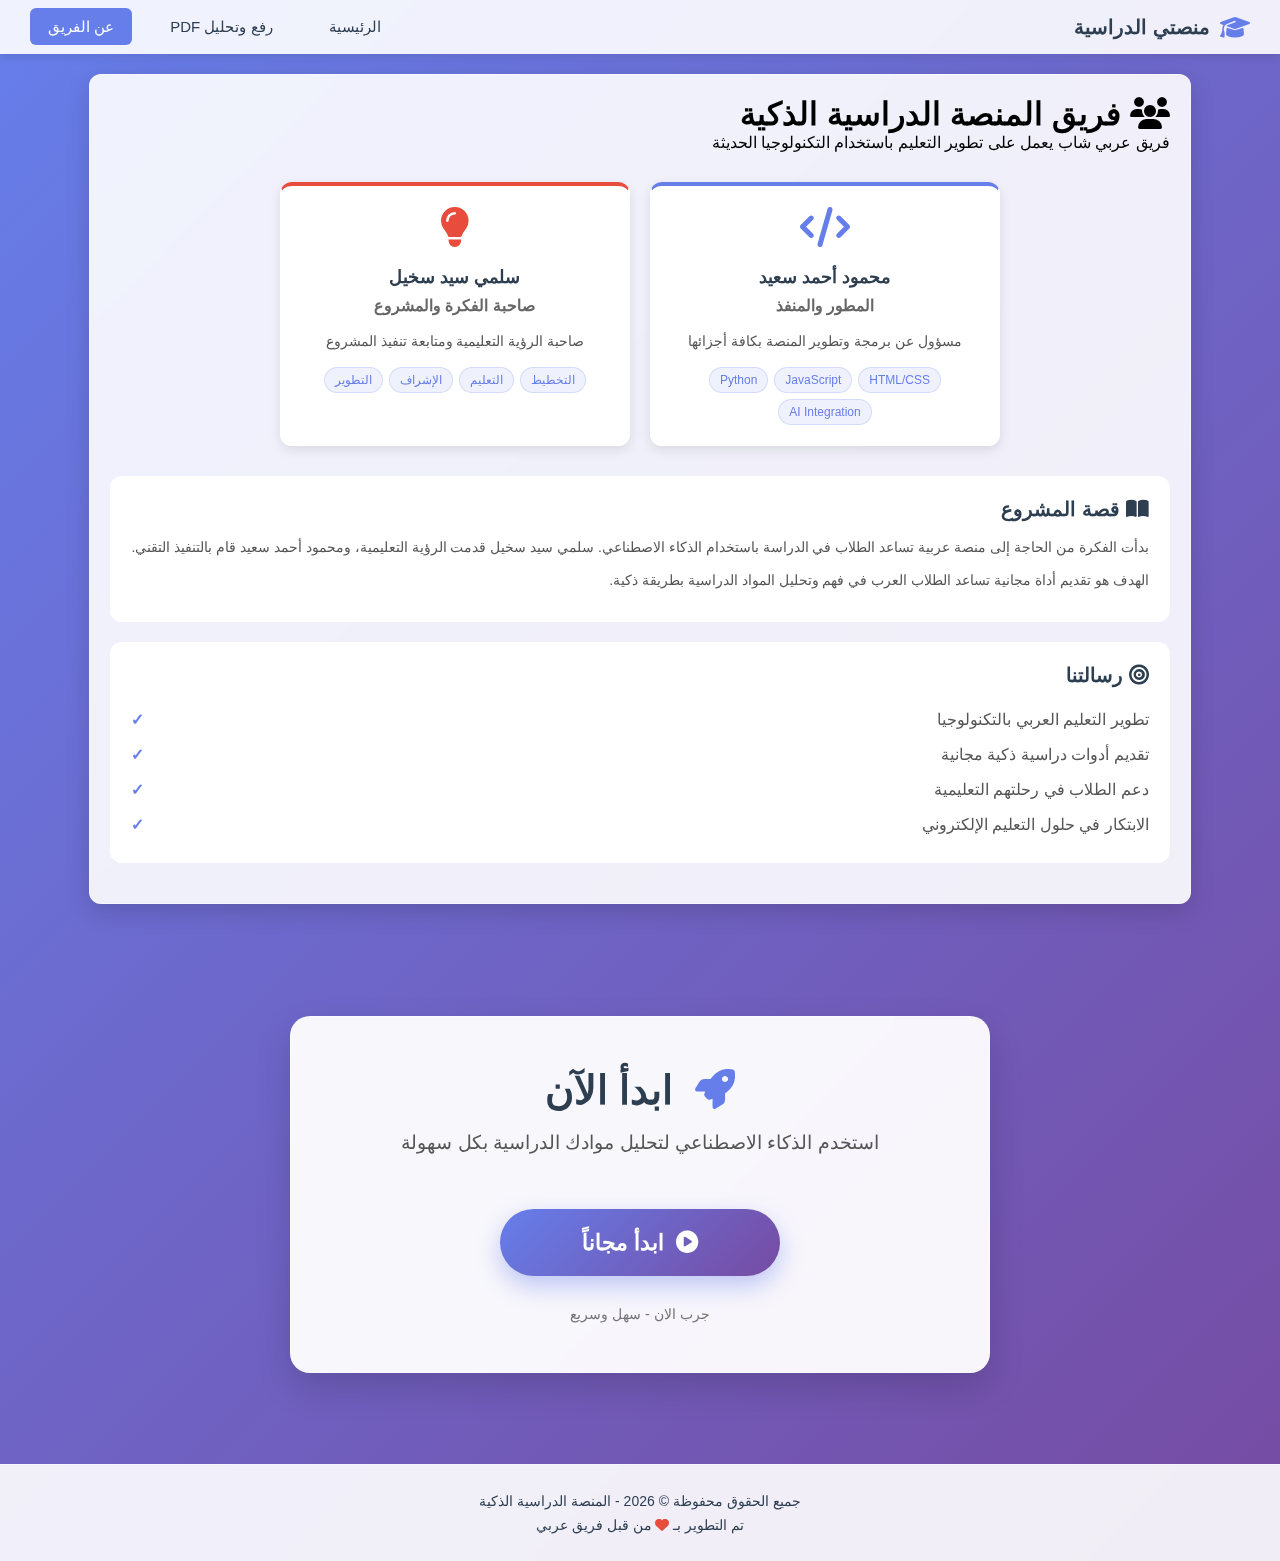
<file: index.html>
<!DOCTYPE html>
<html lang="ar" dir="rtl">
<head>
    <meta charset="UTF-8">
    <meta name="viewport" content="width=device-width, initial-scale=1.0, maximum-scale=1.0, user-scalable=yes">
    <title>عن الفريق - المنصة الدراسية</title>
    <link rel="stylesheet" href="style.css">
    <link rel="stylesheet" href="https://cdnjs.cloudflare.com/ajax/libs/font-awesome/6.4.0/css/all.min.css">
</head>
<body>
    <nav class="navbar">
        <div class="logo">
            <i class="fas fa-graduation-cap"></i>
            <span>منصتي الدراسية</span>
        </div>
        <ul class="nav-links">
            <li><a href="index.html">الرئيسية</a></li>
            <li><a href="upload.html">رفع وتحليل PDF</a></li>
            <li><a href="about.html" class="active">عن الفريق</a></li>
        </ul>
    </nav>

    <div class="about-container">
        <h1>
            <i class="fas fa-users"></i> فريق المنصة الدراسية الذكية
        </h1>
        
        <p>
            فريق عربي شاب يعمل على تطوير التعليم باستخدام التكنولوجيا الحديثة
        </p>
        
        <div class="team-section">
            <div class="team-card developer">
                <div class="team-icon">
                    <i class="fas fa-code"></i>
                </div>
                <h2>محمود أحمد سعيد</h2>
                <h3>المطور والمنفذ</h3>
                <p>
                    مسؤول عن برمجة وتطوير المنصة بكافة أجزائها
                </p>
                <div class="skills">
                    <span class="skill-tag">HTML/CSS</span>
                    <span class="skill-tag">JavaScript</span>
                    <span class="skill-tag">Python</span>
                    <span class="skill-tag">AI Integration</span>
                </div>
            </div>
            
            <div class="team-card idea-owner">
                <div class="team-icon">
                    <i class="fas fa-lightbulb"></i>
                </div>
                <h2>سلمي سيد سخيل</h2>
                <h3>صاحبة الفكرة والمشروع</h3>
                <p>
                    صاحبة الرؤية التعليمية ومتابعة تنفيذ المشروع
                </p>
                <div class="skills">
                    <span class="skill-tag">التخطيط</span>
                    <span class="skill-tag">التعليم</span>
                    <span class="skill-tag">الإشراف</span>
                    <span class="skill-tag">التطوير</span>
                </div>
            </div>
        </div>
        
        <div class="project-story">
            <h2><i class="fas fa-book-open"></i> قصة المشروع</h2>
            <p>
                بدأت الفكرة من الحاجة إلى منصة عربية تساعد الطلاب في الدراسة باستخدام الذكاء الاصطناعي.
                سلمي سيد سخيل قدمت الرؤية التعليمية، ومحمود أحمد سعيد قام بالتنفيذ التقني.
            </p>
            <p>
                الهدف هو تقديم أداة مجانية تساعد الطلاب العرب في فهم وتحليل المواد الدراسية بطريقة ذكية.
            </p>
        </div>
        
        <div class="mission">
            <h2><i class="fas fa-bullseye"></i> رسالتنا</h2>
            <ul>
                <li>تطوير التعليم العربي بالتكنولوجيا</li>
                <li>تقديم أدوات دراسية ذكية مجانية</li>
                <li>دعم الطلاب في رحلتهم التعليمية</li>
                <li>الابتكار في حلول التعليم الإلكتروني</li>
            </ul>
        </div>
    </div>

<!-- قسم زر البداية في نصف الصفحة -->
<div class="center-start-section">
    <div class="center-start-container">
        <h1 class="center-start-title">
            <i class="fas fa-rocket"></i> ابدأ الآن
        </h1>
        
        <p class="center-start-subtitle">
            استخدم الذكاء الاصطناعي لتحليل موادك الدراسية بكل سهولة
        </p>
        
        <a href="login.html" class="center-start-button">
            <i class="fas fa-play-circle"></i>
            <span>ابدأ مجاناً</span>
        </a>
        
        <p class="center-start-hint">جرب الان - سهل وسريع</p>
    </div>
</div>

    <footer>
        <p>جميع الحقوق محفوظة © 2026 - المنصة الدراسية الذكية</p>
        <p>تم التطوير بـ <i class="fas fa-heart"></i> من قبل فريق عربي</p>
    </footer>
</body>
</html>
</file>
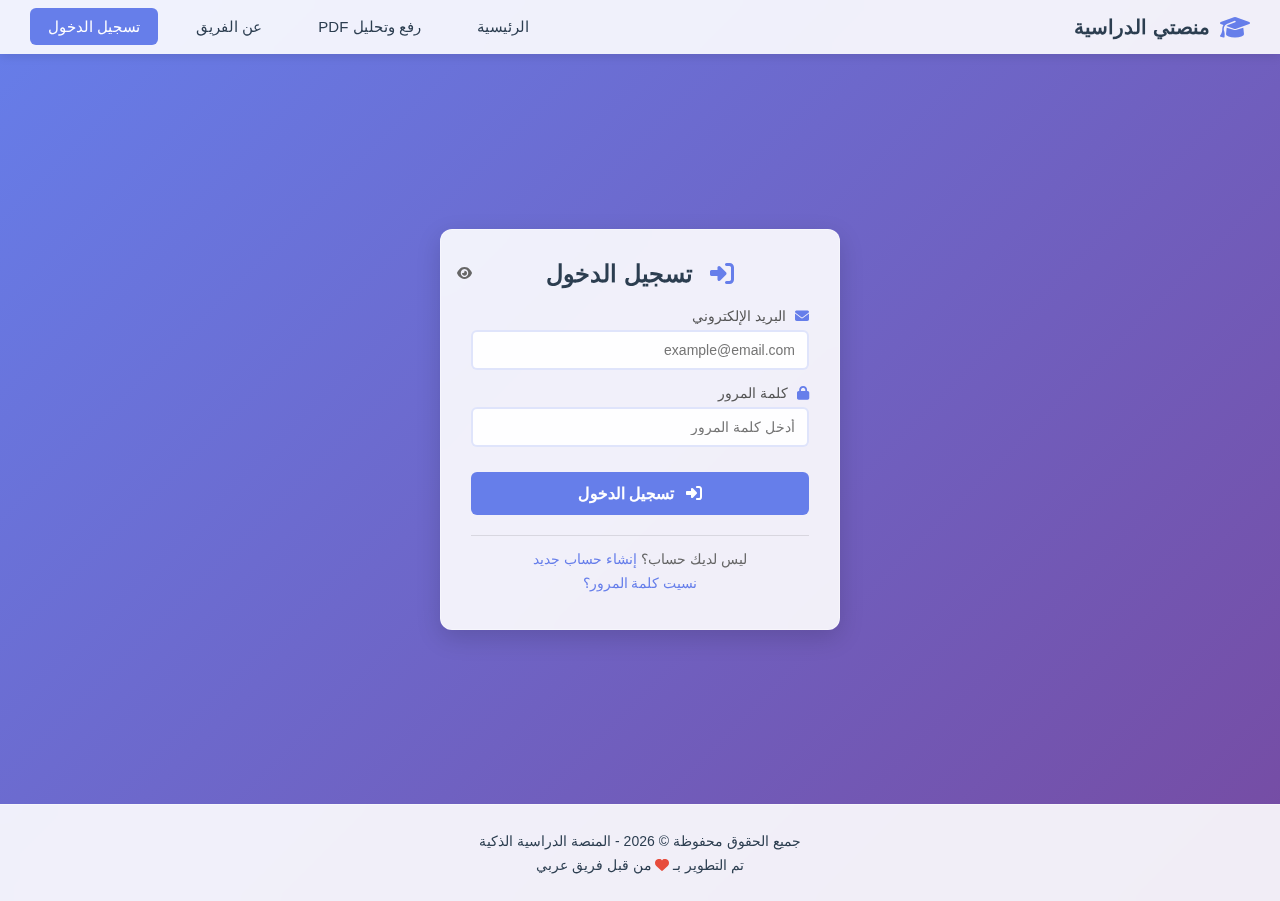
<file: login.html>
<!DOCTYPE html>
<html lang="ar" dir="rtl">
<head>
    <meta charset="UTF-8">
    <meta name="viewport" content="width=device-width, initial-scale=1.0">
    <title>تسجيل الدخول - المنصة الدراسية</title>
    <link rel="stylesheet" href="style.css">
    <link rel="stylesheet" href="https://cdnjs.cloudflare.com/ajax/libs/font-awesome/6.4.0/css/all.min.css">
</head>
<body>
    <nav class="navbar">
        <div class="logo">
            <i class="fas fa-graduation-cap"></i>
            <span>منصتي الدراسية</span>
        </div>
        <ul class="nav-links">
            <li><a href="index.html">الرئيسية</a></li>
            <li><a href="upload.html">رفع وتحليل PDF</a></li>
            <li><a href="about.html">عن الفريق</a></li>
            <li><a href="login.html" class="active">تسجيل الدخول</a></li>
        </ul>
    </nav>

    <div class="auth-container">
        <div class="auth-box" id="loginBox">
            <h1><i class="fas fa-sign-in-alt"></i> تسجيل الدخول</h1>
            
            <form id="loginForm">
                <div class="form-group">
                    <label for="loginEmail"><i class="fas fa-envelope"></i> البريد الإلكتروني</label>
                    <input type="email" id="loginEmail" required placeholder="example@email.com">
                </div>
                
                <div class="form-group">
                    <label for="loginPassword"><i class="fas fa-lock"></i> كلمة المرور</label>
                    <input type="password" id="loginPassword" required placeholder="أدخل كلمة المرور">
                    <button type="button" class="show-password" onclick="togglePassword('loginPassword')">
                        <i class="fas fa-eye"></i>
                    </button>
                </div>
                
                <button type="submit" class="auth-btn">
                    <i class="fas fa-sign-in-alt"></i> تسجيل الدخول
                </button>
            </form>
            
            <div class="auth-footer">
                <p>ليس لديك حساب؟ <a href="#" onclick="showSignup()">إنشاء حساب جديد</a></p>
                <p><a href="#" class="forgot-password">نسيت كلمة المرور؟</a></p>
            </div>
        </div>
        
        <div class="auth-box" id="signupBox" style="display: none;">
            <h1><i class="fas fa-user-plus"></i> إنشاء حساب جديد</h1>
            
            <form id="signupForm">
                <div class="form-group">
                    <label for="fullName"><i class="fas fa-user"></i> الاسم الرباعي</label>
                    <input type="text" id="fullName" required placeholder="أدخل الاسم الأول والثاني والثالث والرابع" 
                           minlength="8" pattern="^[\u0600-\u06FF\s]{8,}$"
                           title="الاسم يجب أن يكون رباعي (8 أحرف على الأقل)">
                    <small class="form-hint">مثال: أحمد محمد علي حسن</small>
                </div>
                
                <div class="form-group">
                    <label for="signupEmail"><i class="fas fa-envelope"></i> البريد الإلكتروني</label>
                    <input type="email" id="signupEmail" required placeholder="example@email.com">
                </div>
                
                <div class="form-group">
                    <label for="phone"><i class="fas fa-phone"></i> رقم الهاتف</label>
                    <div class="phone-input">
                        <select id="countryCode" required>
                            <option value="" selected disabled>اختر الدولة</option>
                            <option value="+20">مصر (+20)</option>
                            <option value="+966">السعودية (+966)</option>
                            <option value="+971">الإمارات (+971)</option>
                            <option value="+962">الأردن (+962)</option>
                            <option value="+965">الكويت (+965)</option>
                            <option value="+968">عُمان (+968)</option>
                            <option value="+974">قطر (+974)</option>
                            <option value="+213">الجزائر (+213)</option>
                            <option value="+212">المغرب (+212)</option>
                            <option value="+216">تونس (+216)</option>
                        </select>
                        <input type="tel" id="phone" required placeholder="رقم الهاتف" 
                               pattern="[0-9]{8,15}" title="رقم الهاتف يجب أن يكون أرقام فقط">
                    </div>
                </div>
                
                <div class="form-group">
                    <label for="signupPassword"><i class="fas fa-lock"></i> كلمة المرور</label>
                    <input type="password" id="signupPassword" required 
                           placeholder="كلمة مرور قوية (8 أحرف على الأقل)"
                           pattern="^(?=.*[A-Za-z])(?=.*\d)[A-Za-z\d@$!%*#?&]{8,}$"
                           title="كلمة المرور يجب أن تحتوي على حرف ورقم على الأقل">
                    <button type="button" class="show-password" onclick="togglePassword('signupPassword')">
                        <i class="fas fa-eye"></i>
                    </button>
                    <small class="form-hint">يجب أن تحتوي على حرف ورقم على الأقل (8 أحرف)</small>
                </div>
                
                <div class="form-group">
                    <label for="confirmPassword"><i class="fas fa-lock"></i> تأكيد كلمة المرور</label>
                    <input type="password" id="confirmPassword" required placeholder="أعد كتابة كلمة المرور">
                    <button type="button" class="show-password" onclick="togglePassword('confirmPassword')">
                        <i class="fas fa-eye"></i>
                    </button>
                </div>
                
                <div class="form-group checkbox-group">
                    <input type="checkbox" id="agreeTerms" required>
                    <label for="agreeTerms">أوافق على <a href="#" class="terms-link">الشروط والأحكام</a></label>
                </div>
                
                <button type="submit" class="auth-btn">
                    <i class="fas fa-user-plus"></i> إنشاء حساب
                </button>
            </form>
            
            <div class="auth-footer">
                <p>لديك حساب بالفعل؟ <a href="#" onclick="showLogin()">تسجيل الدخول</a></p>
            </div>
        </div>
    </div>

    <footer>
        <p>جميع الحقوق محفوظة © 2026 - المنصة الدراسية الذكية</p>
        <p>تم التطوير بـ <i class="fas fa-heart"></i> من قبل فريق عربي</p>
    </footer>

    <script>
        // التبديل بين تسجيل الدخول وإنشاء حساب
        function showSignup() {
            document.getElementById('loginBox').style.display = 'none';
            document.getElementById('signupBox').style.display = 'block';
        }
        
        function showLogin() {
            document.getElementById('signupBox').style.display = 'none';
            document.getElementById('loginBox').style.display = 'block';
        }
        
        // إظهار/إخفاء كلمة المرور
        function togglePassword(inputId) {
            const input = document.getElementById(inputId);
            const icon = input.nextElementSibling.querySelector('i');
            
            if (input.type === 'password') {
                input.type = 'text';
                icon.classList.remove('fa-eye');
                icon.classList.add('fa-eye-slash');
            } else {
                input.type = 'password';
                icon.classList.remove('fa-eye-slash');
                icon.classList.add('fa-eye');
            }
        }
        
        // التحقق من تطابق كلمات المرور
        document.getElementById('signupForm').addEventListener('submit', function(e) {
            e.preventDefault();
            
            const password = document.getElementById('signupPassword').value;
            const confirmPassword = document.getElementById('confirmPassword').value;
            const fullName = document.getElementById('fullName').value;
            
            // التحقق من الاسم الرباعي
            const nameParts = fullName.trim().split(/\s+/);
            if (nameParts.length < 4) {
                alert('⚠️ الرجاء إدخال الاسم الرباعي كاملاً');
                return;
            }
            
            // التحقق من تطابق كلمات المرور
            if (password !== confirmPassword) {
                alert('⚠️ كلمات المرور غير متطابقة');
                return;
            }
            
            // التحقق من قوة كلمة المرور
            if (password.length < 8) {
                alert('⚠️ كلمة المرور يجب أن تكون 8 أحرف على الأقل');
                return;
            }
            
            if (!/(?=.*[A-Za-z])(?=.*\d)/.test(password)) {
                alert('⚠️ كلمة المرور يجب أن تحتوي على حرف ورقم على الأقل');
                return;
            }
            
            // هنا كود إرسال البيانات للخادم
            const userData = {
                fullName: fullName,
                email: document.getElementById('signupEmail').value,
                phone: document.getElementById('countryCode').value + document.getElementById('phone').value,
                password: password
            };
            
            // تخزين مؤقت في localStorage (فقط للعرض - في الواقع ترسل للسيرفر)
            localStorage.setItem('currentUser', JSON.stringify(userData));
            
            alert('✅ تم إنشاء الحساب بنجاح!');
            showLogin();
        });
        
        // تسجيل الدخول
        document.getElementById('loginForm').addEventListener('submit', function(e) {
            e.preventDefault();
            
            const email = document.getElementById('loginEmail').value;
            const password = document.getElementById('loginPassword').value;
            
            // هنا كود التحقق من الخادم
            // للعرض فقط، نتحقق من localStorage
            const storedUser = localStorage.getItem('currentUser');
            
            if (storedUser) {
                const user = JSON.parse(storedUser);
                
                if (user.email === email && user.password === password) {
                    // إنشاء رمز جلسة فريد
                    const sessionToken = 'session_' + Date.now() + '_' + Math.random().toString(36).substr(2);
                    localStorage.setItem('sessionToken', sessionToken);
                    localStorage.setItem('userEmail', email);
                    
                    alert('✅ تم تسجيل الدخول بنجاح!');
                    window.location.href = 'dashboard.html'; // صفحة المستخدم
                } else {
                    alert('❌ البريد الإلكتروني أو كلمة المرور غير صحيحة');
                }
            } else {
                alert('❌ لا يوجد حساب بهذا البريد الإلكتروني');
            }
        });
        
        // التحقق من وجود جلسة نشطة عند فتح الصفحة
        window.addEventListener('load', function() {
            const sessionToken = localStorage.getItem('sessionToken');
            if (sessionToken) {
                // تحويل المستخدم للصفحة الرئيسية إذا كان مسجل دخول
                window.location.href = 'dashboard.html';
            }
        });
    </script>
</body>
</html>
</file>
<file: style.css>
/* ====== إعدادات أساسية سريعة ====== */
* {
    margin: 0;
    padding: 0;
    box-sizing: border-box;
    font-family: 'Segoe UI', Arial, sans-serif;
}

body {
    background: linear-gradient(135deg, #667eea 0%, #764ba2 100%);
    min-height: 100vh;
    display: flex;
    flex-direction: column;
}

/* ====== هيدر زجاجي ثابت ====== */
.navbar {
    background: rgba(255, 255, 255, 0.9);
    backdrop-filter: blur(8px);
    -webkit-backdrop-filter: blur(8px);
    padding: 12px 20px;
    display: flex;
    justify-content: space-between;
    align-items: center;
    box-shadow: 0 2px 10px rgba(0,0,0,0.1);
    position: sticky;
    top: 0;
    z-index: 100;
}

.logo {
    display: flex;
    align-items: center;
    gap: 10px;
    font-size: 18px;
    font-weight: bold;
    color: #2c3e50;
}

.logo i {
    color: #667eea;
    font-size: 24px;
}

.nav-links {
    display: flex;
    list-style: none;
    gap: 12px;
    align-items: center;
}

.nav-links a {
    color: #2c3e50;
    text-decoration: none;
    padding: 8px 14px;
    border-radius: 6px;
    font-size: 14px;
    transition: background-color 0.2s;
}

.nav-links a:hover {
    background: rgba(102, 126, 234, 0.1);
}

.nav-links a.active {
    background: #667eea;
    color: white;
}

/* ====== زر البداية في نصف الصفحة ====== */

/* ====== زر البداية في نصف الصفحة ====== */

/* حاوية الزر في نصف الصفحة */
.center-start-section {
    display: flex;
    justify-content: center;
    align-items: center;
    min-height: 50vh;
    padding: 40px 20px;
    text-align: center;
}

.center-start-container {
    background: rgba(255, 255, 255, 0.95);
    backdrop-filter: blur(15px);
    -webkit-backdrop-filter: blur(15px);
    border-radius: 20px;
    padding: 40px;
    width: 100%;
    max-width: 600px;
    box-shadow: 0 15px 35px rgba(0, 0, 0, 0.15);
    border: 1px solid rgba(255, 255, 255, 0.3);
    margin: 20px;
}

.center-start-title {
    color: #2c3e50;
    font-size: 2rem;
    margin-bottom: 15px;
    font-weight: 700;
}

.center-start-title i {
    color: #667eea;
    margin-left: 10px;
}

.center-start-subtitle {
    color: #555;
    font-size: 1.1rem;
    margin-bottom: 30px;
    line-height: 1.6;
}

/* زر البداية الكبير */
.center-start-button {
    display: inline-flex;
    align-items: center;
    justify-content: center;
    gap: 12px;
    background: linear-gradient(135deg, #667eea, #764ba2);
    color: white;
    padding: 18px 40px;
    border-radius: 50px;
    text-decoration: none;
    font-size: 1.3rem;
    font-weight: 700;
    transition: all 0.3s ease;
    box-shadow: 0 10px 25px rgba(102, 126, 234, 0.4);
    border: none;
    cursor: pointer;
    min-width: 250px;
    margin: 20px 0;
}

.center-start-button:hover {
    transform: translateY(-5px) scale(1.03);
    box-shadow: 0 15px 30px rgba(102, 126, 234, 0.6);
}

.center-start-button:active {
    transform: translateY(-2px) scale(1.01);
}

.center-start-button i {
    font-size: 1.4rem;
}

.center-start-hint {
    color: #666;
    font-size: 0.9rem;
    margin-top: 10px;
    opacity: 0.9;
}

/* ====== تصميم متجاوب للزر ====== */

/* كمبيوتر */
@media (min-width: 1025px) {
    .center-start-section {
        min-height: 60vh;
        padding: 60px 40px;
    }
    
    .center-start-container {
        padding: 50px;
        max-width: 700px;
    }
    
    .center-start-title {
        font-size: 2.5rem;
    }
    
    .center-start-subtitle {
        font-size: 1.2rem;
    }
    
    .center-start-button {
        padding: 20px 45px;
        font-size: 1.4rem;
        min-width: 280px;
    }
}

/* تابلت */
@media (min-width: 768px) and (max-width: 1024px) {
    .center-start-section {
        min-height: 50vh;
        padding: 30px 20px;
    }
    
    .center-start-container {
        padding: 35px 30px;
        max-width: 550px;
    }
    
    .center-start-title {
        font-size: 1.8rem;
    }
    
    .center-start-subtitle {
        font-size: 1rem;
    }
    
    .center-start-button {
        padding: 16px 35px;
        font-size: 1.2rem;
        min-width: 220px;
    }
}

/* تلفون */
@media (max-width: 767px) {
    .center-start-section {
        min-height: 40vh;
        padding: 20px 15px;
    }
    
    .center-start-container {
        padding: 25px 20px;
        margin: 15px;
        border-radius: 15px;
    }
    
    .center-start-title {
        font-size: 1.5rem;
        margin-bottom: 10px;
    }
    
    .center-start-subtitle {
        font-size: 0.9rem;
        margin-bottom: 20px;
    }
    
    .center-start-button {
        padding: 14px 30px;
        font-size: 1.1rem;
        min-width: 200px;
        width: 100%;
        max-width: 300px;
        display: flex;
        justify-content: center;
    }
    
    .center-start-hint {
        font-size: 0.8rem;
    }
}

/* تلفونات صغيرة */
@media (max-width: 100px) {
    .center-start-container {
        padding: 20px 15px;
        margin: 10px;
    }
    
    .center-start-title {
        font-size: 1.3rem;
    }
    
    .center-start-subtitle {
        font-size: 2.85rem;
    }
    
    .center-start-button {
        padding: 12px 25px;
        font-size: 1rem;
        min-width: 180px;
    }
}

/* ====== صفحة تسجيل الدخول زجاجية ====== */
.auth-container {
    padding: 20px;
    display: flex;
    justify-content: center;
    align-items: center;
    min-height: calc(100vh - 150px);
}

.auth-box {
    background: rgba(255, 255, 255, 0.9);
    backdrop-filter: blur(12px);
    -webkit-backdrop-filter: blur(12px);
    border-radius: 12px;
    padding: 30px;
    width: 100%;
    max-width: 400px;
    box-shadow: 0 8px 24px rgba(0,0,0,0.15);
    border: 1px solid rgba(255, 255, 255, 0.4);
}

.auth-box h1 {
    text-align: center;
    color: #2c3e50;
    margin-bottom: 20px;
    font-size: 24px;
}

.auth-box h1 i {
    color: #667eea;
    margin-left: 10px;
}

/* الحقول */
.form-group {
    margin-bottom: 15px;
}

.form-group label {
    display: block;
    margin-bottom: 6px;
    color: #555;
    font-weight: 500;
    font-size: 14px;
}

.form-group label i {
    margin-left: 5px;
    color: #667eea;
}

.form-group input {
    width: 100%;
    padding: 10px 12px;
    background: rgba(255, 255, 255, 0.9);
    border: 2px solid rgba(102, 126, 234, 0.2);
    border-radius: 6px;
    font-size: 14px;
    transition: border-color 0.2s;
}

.form-group input:focus {
    border-color: #667eea;
    outline: none;
}

/* زر التسجيل */
.auth-btn {
    width: 100%;
    padding: 12px;
    background: #667eea;
    color: white;
    border: none;
    border-radius: 6px;
    font-size: 16px;
    font-weight: bold;
    cursor: pointer;
    transition: background-color 0.2s;
    margin-top: 10px;
}

.auth-btn:hover {
    background: #5a6fd8;
}

.auth-btn i {
    margin-left: 8px;
}

/* روابط الصفحة */
.auth-footer {
    text-align: center;
    margin-top: 20px;
    padding-top: 15px;
    border-top: 1px solid rgba(0,0,0,0.1);
}

.auth-footer p {
    color: #666;
    margin-bottom: 8px;
    font-size: 14px;
}

.auth-footer a {
    color: #667eea;
    text-decoration: none;
    font-weight: 500;
}

.auth-footer a:hover {
    text-decoration: underline;
}

/* زر إظهار كلمة المرور */
.show-password {
    position: absolute;
    left: 12px;
    top: 32px;
    background: none;
    border: none;
    color: #666;
    cursor: pointer;
    padding: 4px;
}

/* ====== صفحة عن الفريق زجاجية ====== */
.about-container {
    max-width: 1200px;
    margin: 20px auto;
    padding: 20px;
    background: rgba(255, 255, 255, 0.9);
    backdrop-filter: blur(12px);
    -webkit-backdrop-filter: blur(12px);
    border-radius: 12px;
    box-shadow: 0 8px 24px rgba(0,0,0,0.15);
    border: 1px solid rgba(255, 255, 255, 0.4);
}

.team-section {
    display: flex;
    justify-content: center;
    gap: 20px;
    margin: 30px 0;
    flex-wrap: wrap;
}

.team-card {
    background: rgba(255, 255, 255, 0.95);
    backdrop-filter: blur(8px);
    -webkit-backdrop-filter: blur(8px);
    padding: 20px;
    border-radius: 12px;
    box-shadow: 0 4px 12px rgba(0,0,0,0.1);
    width: 100%;
    max-width: 350px;
    text-align: center;
    transition: transform 0.2s;
    border: 1px solid rgba(255, 255, 255, 0.4);
}

.team-card:hover {
    transform: translateY(-4px);
}

.developer {
    border-top: 4px solid #667eea;
}

.idea-owner {
    border-top: 4px solid #e74c3c;
}

.team-icon {
    font-size: 40px;
    margin-bottom: 15px;
}

.developer .team-icon {
    color: #667eea;
}

.idea-owner .team-icon {
    color: #e74c3c;
}

.team-card h2 {
    color: #2c3e50;
    margin-bottom: 8px;
    font-size: 18px;
}

.team-card h3 {
    color: #666;
    margin-bottom: 15px;
    font-size: 16px;
}

.team-card p {
    color: #555;
    line-height: 1.6;
    margin-bottom: 15px;
    font-size: 14px;
}

.skills {
    margin-top: 15px;
    display: flex;
    flex-wrap: wrap;
    justify-content: center;
    gap: 6px;
}

.skill-tag {
    background: rgba(102, 126, 234, 0.1);
    color: #667eea;
    padding: 5px 10px;
    border-radius: 15px;
    font-size: 12px;
    font-weight: 500;
    border: 1px solid rgba(102, 126, 234, 0.2);
}

.project-story {
    background: rgba(255, 255, 255, 0.85);
    backdrop-filter: blur(8px);
    -webkit-backdrop-filter: blur(8px);
    padding: 20px;
    border-radius: 12px;
    margin: 20px 0;
    border-left: 4px solid #667eea;
    border: 1px solid rgba(255, 255, 255, 0.4);
}

.project-story h2 {
    color: #2c3e50;
    margin-bottom: 15px;
    font-size: 20px;
}

.project-story p {
    color: #555;
    line-height: 1.6;
    margin-bottom: 10px;
    font-size: 14px;
}

.mission {
    background: rgba(255, 255, 255, 0.85);
    backdrop-filter: blur(8px);
    -webkit-backdrop-filter: blur(8px);
    padding: 20px;
    border-radius: 12px;
    margin: 20px 0;
    border: 1px solid rgba(255, 255, 255, 0.4);
}

.mission h2 {
    color: #2c3e50;
    margin-bottom: 15px;
    font-size: 20px;
}

.mission ul {
    list-style: none;
}

.mission li {
    padding: 8px 0;
    padding-left: 25px;
    position: relative;
    color: #555;
}

.mission li:before {
    content: "✓";
    color: #667eea;
    position: absolute;
    left: 0;
    font-weight: bold;
}

/* ====== فوتر زجاجي ====== */
footer {
    background: rgba(255, 255, 255, 0.9);
    backdrop-filter: blur(8px);
    -webkit-backdrop-filter: blur(8px);
    color: #2c3e50;
    text-align: center;
    padding: 20px;
    margin-top: auto;
    border-top: 1px solid rgba(255, 255, 255, 0.4);
}

footer p {
    margin: 8px 0;
    font-size: 14px;
}

footer i.fa-heart {
    color: #e74c3c;
}

/* ====== تصميم متجاوب ====== */

/* كمبيوتر */
@media (min-width: 1024px) {
    .navbar {
        padding: 15px 30px;
    }
    
    .logo {
        font-size: 20px;
    }
    
    .nav-links {
        gap: 20px;
    }
    
    .nav-links a {
        padding: 10px 18px;
        font-size: 15px;
    }
    
    .start-button {
        padding: 10px 20px;
        font-size: 15px;
    }
}

/* تابلت */
@media (max-width: 1023px) {
    .navbar {
        flex-direction: column;
        gap: 10px;
    }
    
    .nav-links {
        justify-content: center;
        flex-wrap: wrap;
    }
    
    .team-card {
        max-width: 45%;
    }
}

/* تلفون */
@media (max-width: 767px) {
    body {
        background: #667eea;
    }
    
    .navbar {
        background: rgba(255, 255, 255, 0.95);
        padding: 10px;
    }
    
    .nav-links {
        gap: 8px;
    }
    
    .nav-links a {
        padding: 6px 12px;
        font-size: 13px;
    }
    
    .start-button {
        padding: 6px 14px;
        font-size: 13px;
    }
    
    .team-card {
        max-width: 100%;
        margin: 10px 0;
    }
    
    .auth-box {
        margin: 10px;
        padding: 20px;
    }
}

/* تلفونات صغيرة */
@media (max-width: 480px) {
    .logo {
        font-size: 16px;
    }
    
    .auth-box h1 {
        font-size: 20px;
    }
    
    .team-card {
        padding: 15px;
    }
}
</file>
